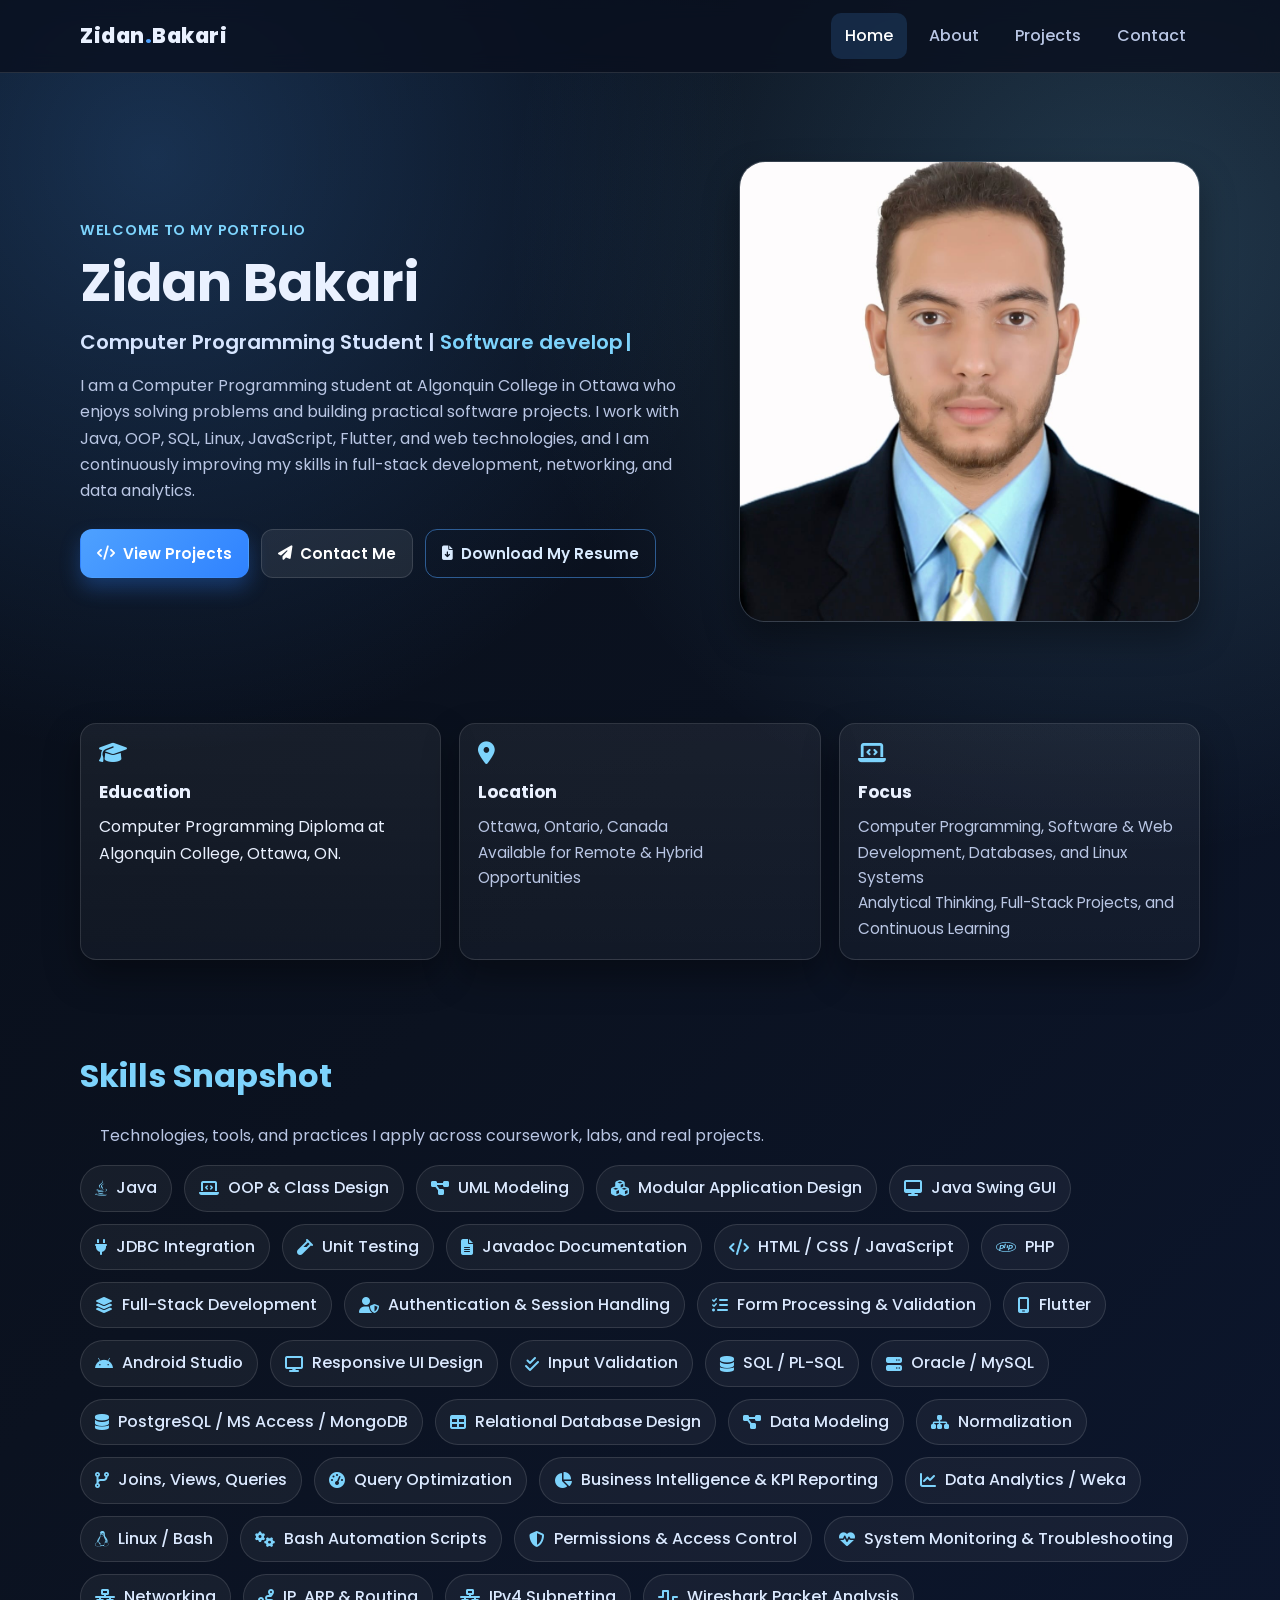
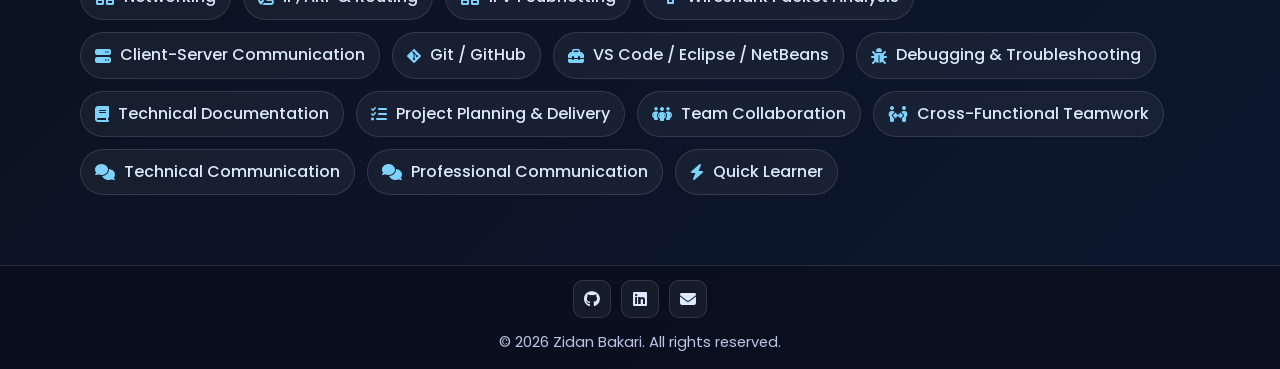
<file: zidan-portfolio/index.html>
<!DOCTYPE html>
<html lang="en">
<head>
  <meta charset="UTF-8" />
  <meta name="viewport" content="width=device-width, initial-scale=1.0" />
  <title>Zidan Bakari | Portfolio</title>
  <meta name="description" content="Zidan Bakari - Computer Programming Student portfolio website." />
  <link rel="preconnect" href="https://fonts.googleapis.com" />
  <link rel="preconnect" href="https://fonts.gstatic.com" crossorigin />
  <link href="https://fonts.googleapis.com/css2?family=Poppins:wght@300;400;500;600;700;800&display=swap" rel="stylesheet" />
  <link rel="stylesheet" href="https://cdnjs.cloudflare.com/ajax/libs/font-awesome/6.5.2/css/all.min.css" />
  <link rel="stylesheet" href="css/style.css" />
  <script defer src="js/main.js"></script>
</head>
<body class="page-home">
  <header class="site-header">
    <div class="container nav-wrap">
      <a class="logo" href="index.html">Zidan<span>.</span>Bakari</a>

      <nav>
        <ul class="nav-links">
          <li><a href="index.html">Home</a></li>
          <li><a href="about.html">About</a></li>
          <li><a href="projects.html">Projects</a></li>
          <li><a href="contact.html">Contact</a></li>
        </ul>
      </nav>

      <button class="nav-toggle" aria-label="Toggle navigation" aria-expanded="false">
        <span></span><span></span><span></span>
      </button>
    </div>
  </header>

  <main>
    <section class="section hero">
      <div class="container hero-grid">
        <div class="hero-content reveal">
          <p class="kicker">Welcome to my portfolio</p>
          <h1 class="hero-title">Zidan Bakari</h1>
          <h2 class="hero-subtitle">
            Computer Programming Student |
            <span class="typed-text" data-typed data-words='["Software developer & Full Stack developer","Java • SQL • Linux • Flutter • JavaScript • PHP","Networking & Data Analytics","Always Building & Learning"]'></span>
          </h2>
          <p class="lead">
           I am a Computer Programming student at Algonquin College in Ottawa who enjoys solving problems and building practical software projects.
           I work with Java, OOP, SQL, Linux, JavaScript, Flutter, and web technologies, and I am continuously improving my skills in full-stack development, networking, and data analytics.
          </p>

          <div class="hero-buttons">
            <a class="btn btn-primary" href="projects.html">
              <i class="fa-solid fa-code"></i> View Projects
            </a>
            <a class="btn btn-secondary" href="contact.html">
              <i class="fa-solid fa-paper-plane"></i> Contact Me
            </a>
            <a class="btn btn-ghost" href="assets/Software_Developer_Resume.pdf" download>
              <i class="fa-solid fa-file-arrow-down"></i> Download My Resume
            </a>
          </div>
        </div>

        <div class="hero-media reveal">
          <div class="profile-frame">
            <div class="profile-glow"></div>
            <img src="assets/profile.jpeg" alt="Zidan Bakari profile photo" class="profile-img" />
          </div>
        </div>
      </div>
    </section>

    <section class="section quick-facts">
      <div class="container">
        <div class="facts-grid">
          <article class="fact-card reveal">
            <i class="fa-solid fa-graduation-cap"></i>
            <h3>Education</h3>
            <a href="https://www.algonquincollege.com/" target="_blank" rel="noopener">
            Computer Programming Diploma at Algonquin College, Ottawa, ON.</a>

          </article>
          <article class="fact-card reveal">
            <i class="fa-solid fa-location-dot"></i>
            <h3>Location</h3>
             <p>Ottawa, Ontario, Canada<br>
              Available for Remote & Hybrid Opportunities</p>
          </article>

          <article class="fact-card reveal">
            <i class="fa-solid fa-laptop-code"></i>
            <h3>Focus</h3>
            <p>Computer Programming, Software & Web Development, Databases, and Linux Systems<br>
            Analytical Thinking, Full-Stack Projects, and Continuous Learning</p>
          </article>
        </div>
      </div>
    </section>

    <section class="section skills-overview">
  <div class="container reveal">
    <h2 class="section-title">Skills Snapshot</h2>
    <p class="section-text">
      Technologies, tools, and practices I apply across coursework, labs, and real projects.
    </p>
<div class="skill-icons">
  <!-- 1) Programming & Software Engineering -->
  <div class="skill-pill"><i class="fa-brands fa-java"></i><span>Java</span></div>
  <div class="skill-pill"><i class="fa-solid fa-laptop-code"></i><span>OOP & Class Design</span></div>
  <div class="skill-pill"><i class="fa-solid fa-diagram-project"></i><span>UML Modeling</span></div>
  <div class="skill-pill"><i class="fa-solid fa-cubes"></i><span>Modular Application Design</span></div>
  <div class="skill-pill"><i class="fa-solid fa-desktop"></i><span>Java Swing GUI</span></div>
  <div class="skill-pill"><i class="fa-solid fa-plug"></i><span>JDBC Integration</span></div>
  <div class="skill-pill"><i class="fa-solid fa-vial"></i><span>Unit Testing</span></div>
  <div class="skill-pill"><i class="fa-solid fa-file-lines"></i><span>Javadoc Documentation</span></div>

  <!-- 2) Web & Mobile Development -->
  <div class="skill-pill"><i class="fa-solid fa-code"></i><span>HTML / CSS / JavaScript</span></div>
  <div class="skill-pill"><i class="fa-brands fa-php"></i><span>PHP</span></div>
  <div class="skill-pill"><i class="fa-solid fa-layer-group"></i><span>Full-Stack Development</span></div>
  <div class="skill-pill"><i class="fa-solid fa-user-shield"></i><span>Authentication & Session Handling</span></div>
  <div class="skill-pill"><i class="fa-solid fa-list-check"></i><span>Form Processing & Validation</span></div>
  <div class="skill-pill"><i class="fa-solid fa-mobile-screen"></i><span>Flutter</span></div>
  <div class="skill-pill"><i class="fa-brands fa-android"></i><span>Android Studio</span></div>
  <div class="skill-pill"><i class="fa-solid fa-display"></i><span>Responsive UI Design</span></div>
  <div class="skill-pill"><i class="fa-solid fa-check-double"></i><span>Input Validation</span></div>

  <!-- 3) Databases, BI & Data Analytics -->
  <div class="skill-pill"><i class="fa-solid fa-database"></i><span>SQL / PL-SQL</span></div>
  <div class="skill-pill"><i class="fa-solid fa-server"></i><span>Oracle / MySQL</span></div>
  <div class="skill-pill"><i class="fa-solid fa-database"></i><span>PostgreSQL / MS Access / MongoDB</span></div>
  <div class="skill-pill"><i class="fa-solid fa-table"></i><span>Relational Database Design</span></div>
  <div class="skill-pill"><i class="fa-solid fa-diagram-project"></i><span>Data Modeling</span></div>
  <div class="skill-pill"><i class="fa-solid fa-sitemap"></i><span>Normalization</span></div>
  <div class="skill-pill"><i class="fa-solid fa-code-branch"></i><span>Joins, Views, Queries</span></div>
  <div class="skill-pill"><i class="fa-solid fa-gauge-high"></i><span>Query Optimization</span></div>
  <div class="skill-pill"><i class="fa-solid fa-chart-pie"></i><span>Business Intelligence & KPI Reporting</span></div>
  <div class="skill-pill"><i class="fa-solid fa-chart-line"></i><span>Data Analytics / Weka</span></div>

  <!-- 4) Linux, Scripting & Networking -->
  <div class="skill-pill"><i class="fa-brands fa-linux"></i><span>Linux / Bash</span></div>
  <div class="skill-pill"><i class="fa-solid fa-gears"></i><span>Bash Automation Scripts</span></div>
  <div class="skill-pill"><i class="fa-solid fa-shield-halved"></i><span>Permissions & Access Control</span></div>
  <div class="skill-pill"><i class="fa-solid fa-heart-pulse"></i><span>System Monitoring & Troubleshooting</span></div>
  <div class="skill-pill"><i class="fa-solid fa-network-wired"></i><span>Networking</span></div>
  <div class="skill-pill"><i class="fa-solid fa-route"></i><span>IP, ARP & Routing</span></div>
  <div class="skill-pill"><i class="fa-solid fa-network-wired"></i><span>IPv4 Subnetting</span></div>
  <div class="skill-pill"><i class="fa-solid fa-wave-square"></i><span>Wireshark Packet Analysis</span></div>
  <div class="skill-pill"><i class="fa-solid fa-server"></i><span>Client-Server Communication</span></div>

  <!-- 5) Tools & Professional Skills -->
  <div class="skill-pill"><i class="fa-brands fa-git-alt"></i><span>Git / GitHub</span></div>
  <div class="skill-pill"><i class="fa-solid fa-toolbox"></i><span>VS Code / Eclipse / NetBeans</span></div>
  <div class="skill-pill"><i class="fa-solid fa-bug"></i><span>Debugging & Troubleshooting</span></div>
  <div class="skill-pill"><i class="fa-solid fa-book"></i><span>Technical Documentation</span></div>
  <div class="skill-pill"><i class="fa-solid fa-list-check"></i><span>Project Planning & Delivery</span></div>
  <div class="skill-pill"><i class="fa-solid fa-people-group"></i><span>Team Collaboration</span></div>
  <div class="skill-pill"><i class="fa-solid fa-people-arrows"></i><span>Cross-Functional Teamwork</span></div>
  <div class="skill-pill"><i class="fa-solid fa-comments"></i><span>Technical Communication</span></div>
  <div class="skill-pill"><i class="fa-solid fa-comments"></i><span>Professional Communication</span></div>
  <div class="skill-pill"><i class="fa-solid fa-bolt"></i><span>Quick Learner</span></div>
</div>

</section>

  </main>
<footer class="site-footer">
  <div class="container footer-wrap">
    <div class="social-row">
      <a href="https://github.com/zidan4b" target="_blank" rel="noopener">
        <i class="fa-brands fa-github"></i>
      </a>
      <a href="https://linkedin.com/in/zidan-bakari-44297b307" target="_blank" rel="noopener">
        <i class="fa-brands fa-linkedin"></i>
      </a>
      <a href="mailto:zidan4bakari@gmail.com" target="_blank" rel="noopener">
        <i class="fa-solid fa-envelope"></i>
      </a>
    </div>

    <p>© <span class="year"></span> Zidan Bakari. All rights reserved.</p>
  </div>
</footer>
 <button id="backToTop" class="back-to-top" aria-label="Back to top">
    <i class="fa-solid fa-chevron-up"></i>
</body>
</html>
</file>
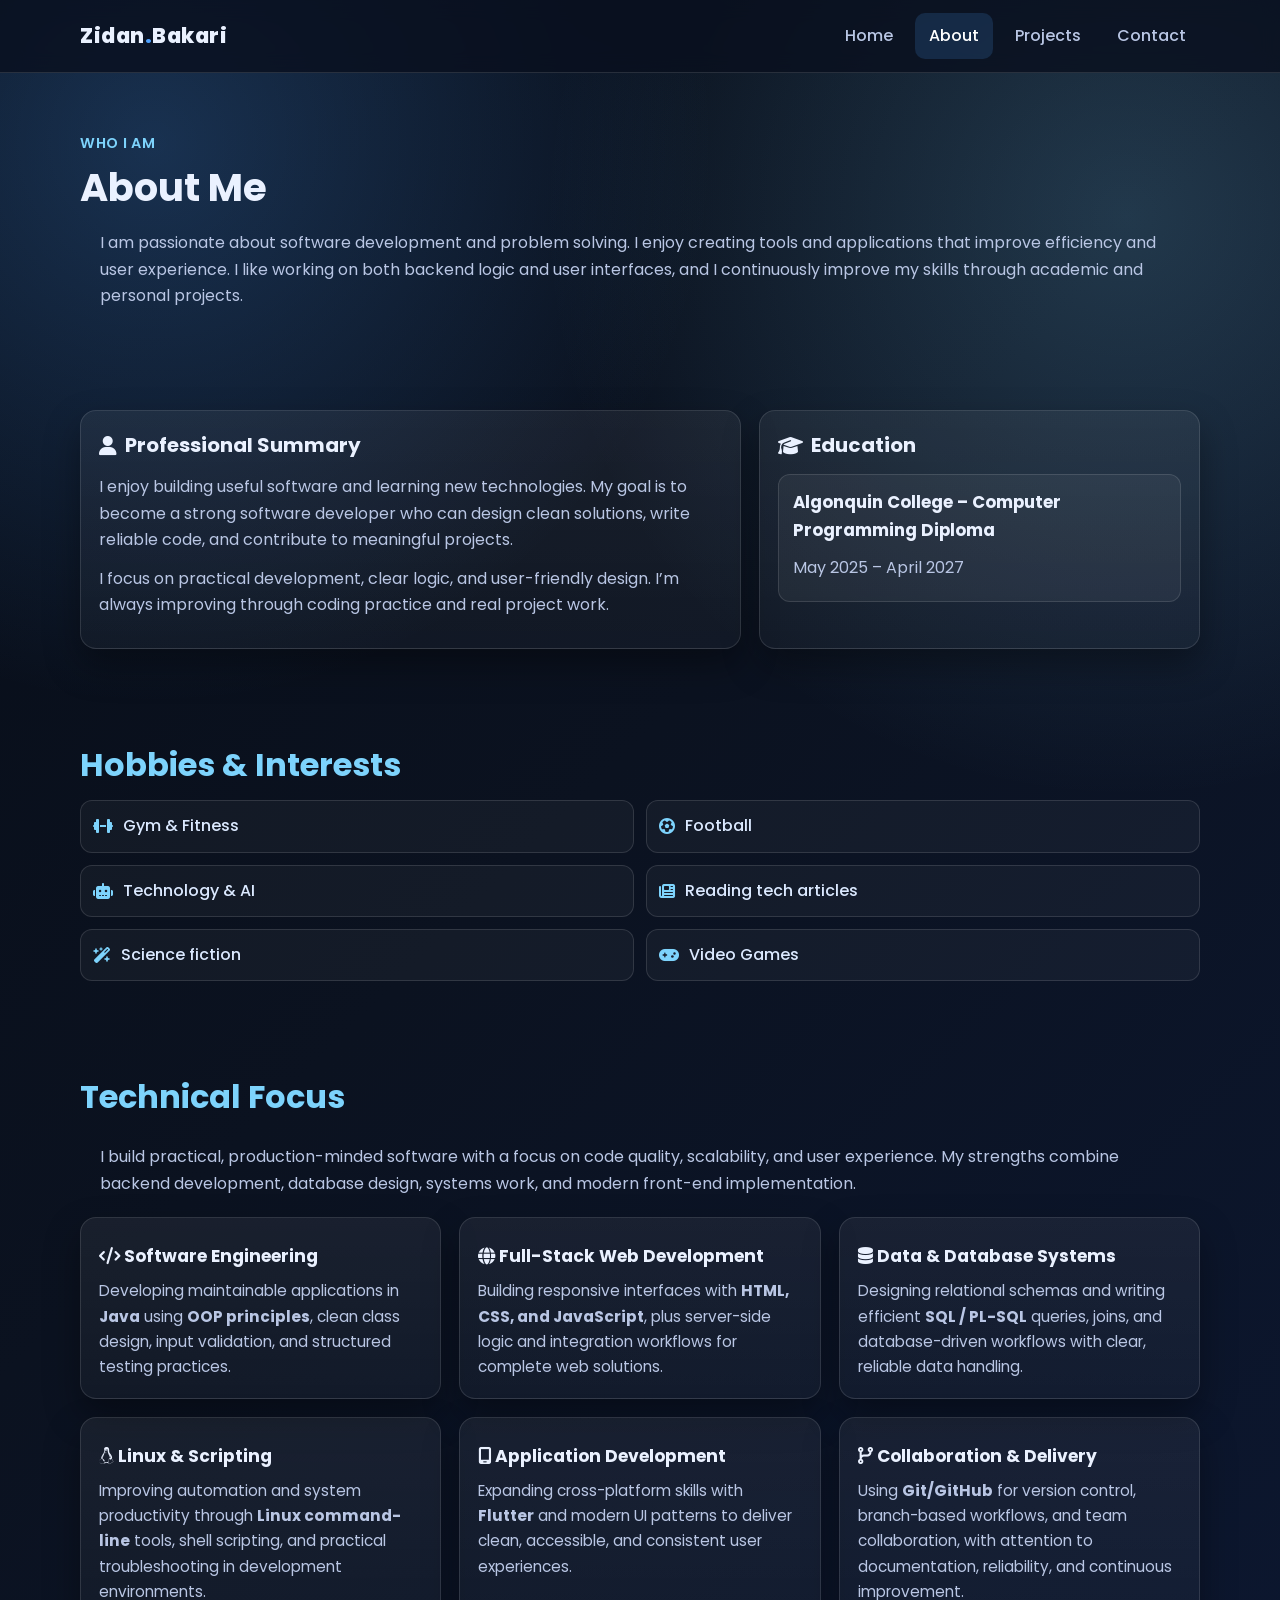
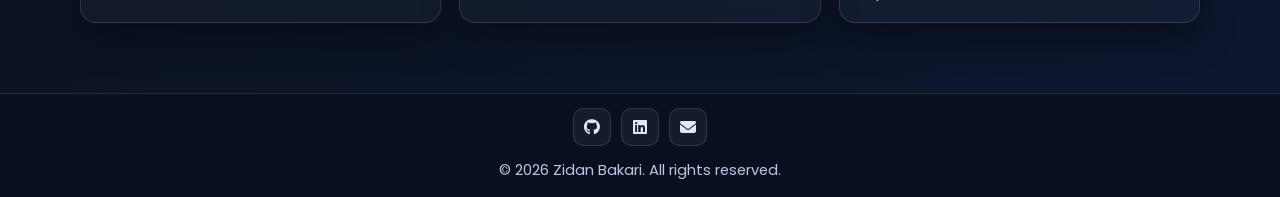
<file: zidan-portfolio/about.html>
<!DOCTYPE html>
<html lang="en">
<head>
  <meta charset="UTF-8" />
  <meta name="viewport" content="width=device-width, initial-scale=1.0" />
  <title>About | Zidan Bakari</title>
  <meta name="description" content="About Zidan Bakari - education, hobbies, and goals." />
  <link rel="preconnect" href="https://fonts.googleapis.com" />
  <link rel="preconnect" href="https://fonts.gstatic.com" crossorigin />
  <link href="https://fonts.googleapis.com/css2?family=Poppins:wght@300;400;500;600;700;800&display=swap" rel="stylesheet" />
  <link rel="stylesheet" href="https://cdnjs.cloudflare.com/ajax/libs/font-awesome/6.5.2/css/all.min.css" />
  <link rel="stylesheet" href="css/style.css" />
  <script defer src="js/main.js"></script>
</head>
<body>
 <header class="site-header">
  <div class="container nav-wrap">
    <a class="logo" href="index.html">Zidan<span>.</span>Bakari</a>

    <nav>
      <ul class="nav-links">
        <li><a href="index.html">Home</a></li>
        <li><a href="about.html">About</a></li>
        <li><a href="projects.html">Projects</a></li>
        <li><a href="contact.html">Contact</a></li>
      </ul>
    </nav>

    <button class="nav-toggle" aria-label="Toggle navigation" aria-expanded="false">
      <span></span><span></span><span></span>
    </button>
  </div>
</header>


  <main>
    <section class="section page-intro">
      <div class="container reveal">
        <p class="kicker">Who I am</p>
        <h1 class="page-title">About Me</h1>
        <p class="section-text">
          I am passionate about software development and problem solving. I enjoy creating tools and applications that improve efficiency and user experience.
          I like working on both backend logic and user interfaces, and I continuously improve my skills through academic and personal projects.
        </p>
      </div>
    </section>

    <section class="section">
      <div class="container about-grid">
        <article class="about-card reveal">
          <h2><i class="fa-solid fa-user"></i>Professional Summary</h2>
          <p>
            I enjoy building useful software and learning new technologies. My goal is to become a strong software developer who can design clean solutions,
            write reliable code, and contribute to meaningful projects.
          </p>
          <p>
            I focus on practical development, clear logic, and user-friendly design. I’m always improving through coding practice and real project work.
          </p>
        </article>

        <article class="about-card reveal">
          <h2><i class="fa-solid fa-graduation-cap"></i> Education</h2>
          <div class="edu-card">
           <h3>
  <a href="https://www.algonquincollege.com/" target="_blank" rel="noopener">
    Algonquin College – Computer Programming Diploma
  </a>
</h3>

            <p>May 2025 – April 2027</p>
          </div>
        </article>
      </div>
    </section>

    <section class="section">
      <div class="container reveal">
        <h2 class="section-title">Hobbies & Interests</h2>
        <div class="hobby-list">
          <div class="hobby-item"><i class="fa-solid fa-dumbbell"></i> Gym & Fitness</div>
          <div class="hobby-item"><i class="fa-solid fa-futbol"></i> Football</div>
          <div class="hobby-item"><i class="fa-solid fa-robot"></i> Technology & AI</div>
          <div class="hobby-item"><i class="fa-solid fa-newspaper"></i> Reading tech articles</div>
          <div class="hobby-item"><i class="fa-solid fa-wand-magic-sparkles"></i> Science fiction</div>
          <div class="hobby-item"><i class="fa-solid fa-gamepad"></i> Video Games</div> </div>
      </div>
    </section>

  <section class="section">
  <div class="container reveal">
    <h2 class="section-title">Technical Focus</h2>
    <p class="section-text">
      I build practical, production-minded software with a focus on code quality, scalability, and user experience.
      My strengths combine backend development, database design, systems work, and modern front-end implementation.
    </p>

    <div class="focus-grid">
      <div class="focus-card">
        <h3><i class="fa-solid fa-code"></i> Software Engineering</h3>
        <p>
          Developing maintainable applications in <strong>Java</strong> using <strong>OOP principles</strong>,
          clean class design, input validation, and structured testing practices.
        </p>
      </div>

      <div class="focus-card">
        <h3><i class="fa-solid fa-globe"></i> Full-Stack Web Development</h3>
        <p>
          Building responsive interfaces with <strong>HTML, CSS, and JavaScript</strong>,
          plus server-side logic and integration workflows for complete web solutions.
        </p>
      </div>

      <div class="focus-card">
        <h3><i class="fa-solid fa-database"></i> Data & Database Systems</h3>
        <p>
          Designing relational schemas and writing efficient <strong>SQL / PL-SQL</strong> queries,
          joins, and database-driven workflows with clear, reliable data handling.
        </p>
      </div>

      <div class="focus-card">
        <h3><i class="fa-brands fa-linux"></i> Linux & Scripting</h3>
        <p>
          Improving automation and system productivity through <strong>Linux command-line</strong> tools,
          shell scripting, and practical troubleshooting in development environments.
        </p>
      </div>

      <div class="focus-card">
        <h3><i class="fa-solid fa-mobile-screen"></i> Application Development</h3>
        <p>
          Expanding cross-platform skills with <strong>Flutter</strong> and modern UI patterns to deliver
          clean, accessible, and consistent user experiences.
        </p>
      </div>

      <div class="focus-card">
        <h3><i class="fa-solid fa-code-branch"></i> Collaboration & Delivery</h3>
        <p>
          Using <strong>Git/GitHub</strong> for version control, branch-based workflows, and team collaboration,
          with attention to documentation, reliability, and continuous improvement.
        </p>
      </div>
    </div>
  </div>
</section>

  </main>

 <footer class="site-footer">
  <div class="container footer-wrap">
    <div class="social-row">
      <a href="https://github.com/zidan4b" target="_blank" rel="noopener">
        <i class="fa-brands fa-github"></i>
      </a>
      <a href="https://linkedin.com/in/zidan-bakari-44297b307" target="_blank" rel="noopener">
        <i class="fa-brands fa-linkedin"></i>
      </a>
      <a href="mailto:zidan4bakari@gmail.com" target="_blank" rel="noopener">
        <i class="fa-solid fa-envelope"></i>
      </a>
    </div>

    <p>© <span class="year"></span> Zidan Bakari. All rights reserved.</p>
  </div>
</footer>
 <button id="backToTop" class="back-to-top" aria-label="Back to top">
    <i class="fa-solid fa-chevron-up"></i>
</body>
</html>
</file>
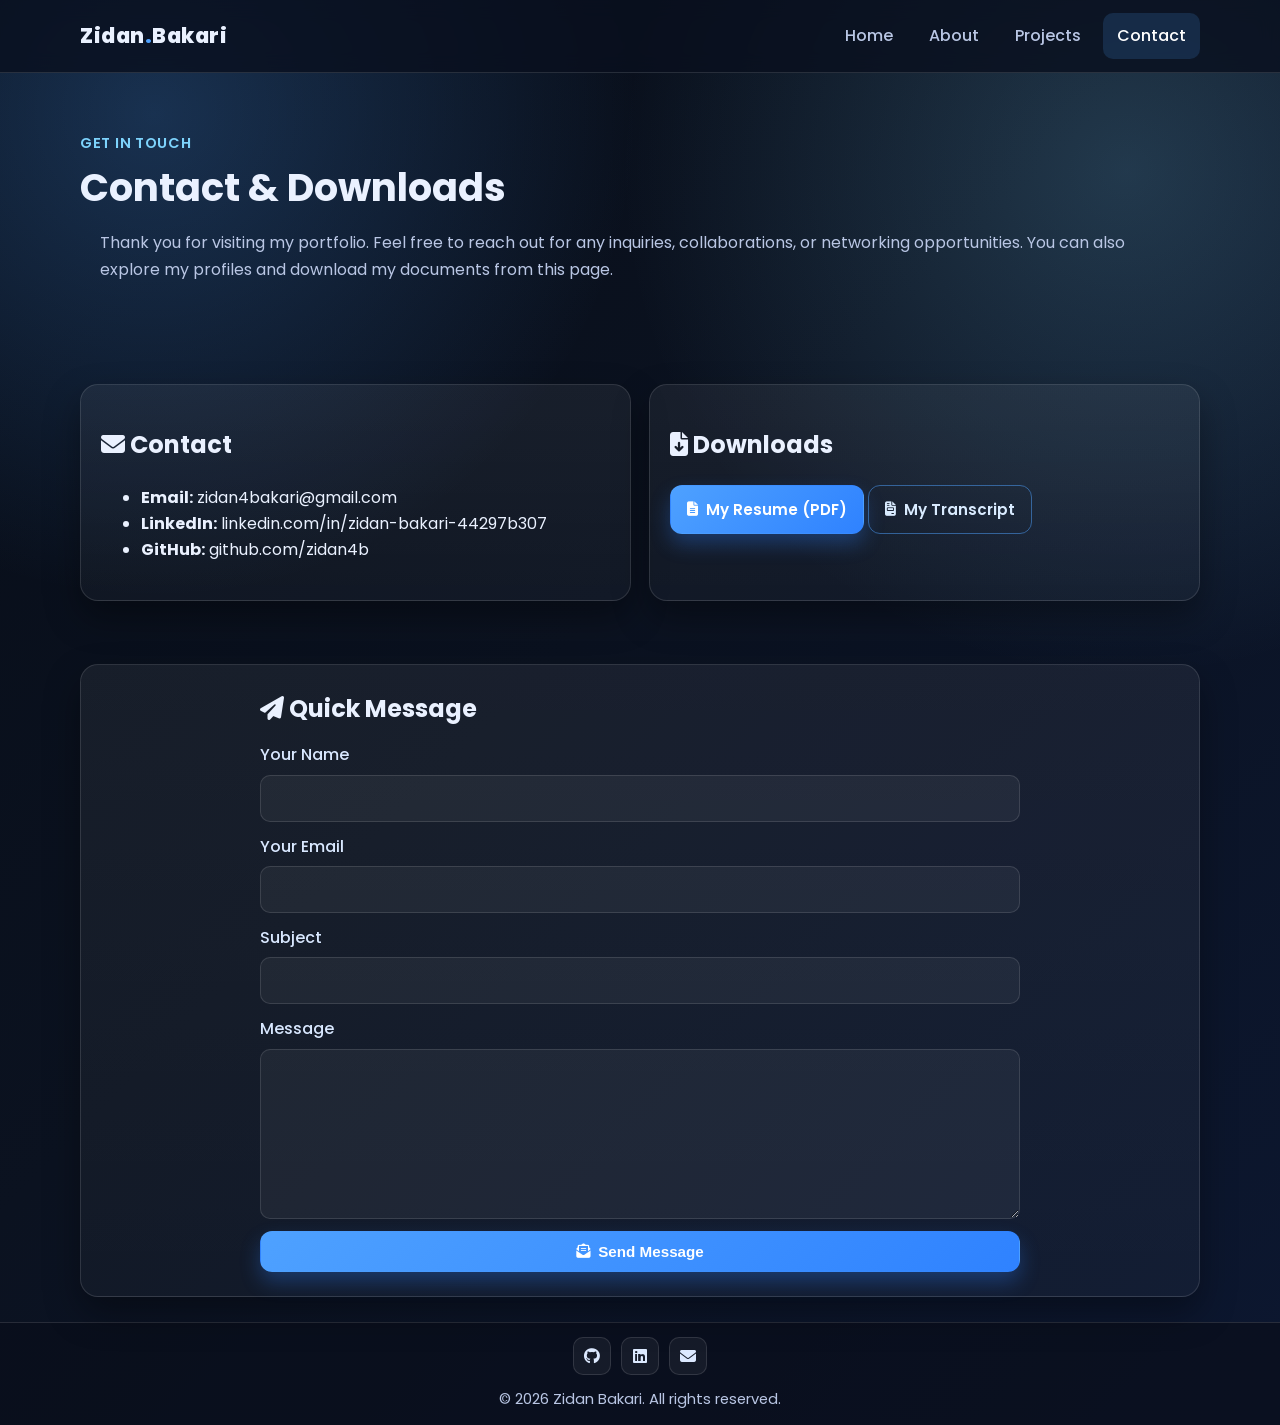
<file: zidan-portfolio/contact.html>
<!DOCTYPE html>
<html lang="en">
<head>
  <meta charset="UTF-8" />
  <meta name="viewport" content="width=device-width, initial-scale=1.0" />
  <title>Contact | Zidan Bakari</title>
  <meta name="description" content="Contact and downloads page for Zidan Bakari portfolio." />
  <link rel="preconnect" href="https://fonts.googleapis.com" />
  <link rel="preconnect" href="https://fonts.gstatic.com" crossorigin />
  <link href="https://fonts.googleapis.com/css2?family=Poppins:wght@300;400;500;600;700;800&display=swap" rel="stylesheet" />
  <link rel="stylesheet" href="https://cdnjs.cloudflare.com/ajax/libs/font-awesome/6.5.2/css/all.min.css" />
  <link rel="stylesheet" href="css/style.css" />
  <script defer src="js/main.js"></script>
</head>
<body>
 <header class="site-header">
  <div class="container nav-wrap">
    <a class="logo" href="index.html">Zidan<span>.</span>Bakari</a>

    <nav>
      <ul class="nav-links">
        <li><a href="index.html">Home</a></li>
        <li><a href="about.html">About</a></li>
        <li><a href="projects.html">Projects</a></li>
        <li><a href="contact.html">Contact</a></li>
      </ul>
    </nav>

    <button class="nav-toggle" aria-label="Toggle navigation" aria-expanded="false">
      <span></span><span></span><span></span>
    </button>
  </div>
</header>


  <main>
    <section class="section page-intro">
      <div class="container reveal">
        <p class="kicker">Get in touch</p>
        <h1 class="page-title">Contact & Downloads</h1>
        <p class="section-text"> Thank you for visiting my portfolio. Feel free to reach out for any inquiries, collaborations, or networking opportunities.
      You can also explore my profiles and download my documents from this page.</p>
      </div>
    </section>

    <section class="section">
      <div class="container contact-grid">
        <article class="contact-card reveal">
          <h2><i class="fa-solid fa-envelope"></i> Contact</h2>
          <ul class="contact-list">
            <li>
              <strong>Email:</strong>
              <a href="mailto:zidan4bakari@gmail.com">zidan4bakari@gmail.com</a>
            </li>
            <li>
              <strong>LinkedIn:</strong>
              <a href="https://linkedin.com/in/zidan-bakari-44297b307" target="_blank" rel="noopener">linkedin.com/in/zidan-bakari-44297b307</a>
            </li>
            <li>
              <strong>GitHub:</strong>
              <a href="https://github.com/zidan4b" target="_blank" rel="noopener">github.com/zidan4b</a>
            </li>
          </ul>
        </article>

        <article class="contact-card reveal">
          <h2><i class="fa-solid fa-file-arrow-down"></i> Downloads</h2>
          <div class="downloads-grid">
            <a class="btn btn-primary" href="assets/Software_Developer_Resume.pdf" download>
              <i class="fa-solid fa-file-lines"></i>My Resume (PDF)
            </a>
            
            <a class="btn btn-ghost" href="assets/Zidan's_Transcript.PDF" download>
              <i class="fa-solid fa-file-invoice"></i>My Transcript
            </a>
          </div>
        </article>
      </div>
    </section>

        <article class="contact-card reveal">
          <h2><i class="fa-solid fa-paper-plane"></i> Quick Message</h2>
          <form id="contactForm" class="contact-form">
            <div class="form-group">
              <label for="name">Your Name</label>
              <input id="name" name="name" type="text" required />
            </div>

            <div class="form-group">
              <label for="email">Your Email</label>
              <input id="email" name="email" type="email" required />
            </div>

            <div class="form-group">
              <label for="subject">Subject</label>
              <input id="subject" name="subject" type="text" />
            </div>

            <div class="form-group">
              <label for="message">Message</label>
              <textarea id="message" name="message" rows="5" required></textarea>
            </div>

            <button class="btn btn-primary" type="submit">
              <i class="fa-solid fa-envelope-open-text"></i> Send Message
            </button>
          </form>
        </article>
      </div>
    </section>
  </main>

  <footer class="site-footer">
  <div class="container footer-wrap">
    <div class="social-row">
      <a href="https://github.com/zidan4b" target="_blank" rel="noopener">
        <i class="fa-brands fa-github"></i>
      </a>
      <a href="https://linkedin.com/in/zidan-bakari-44297b307" target="_blank" rel="noopener">
        <i class="fa-brands fa-linkedin"></i>
      </a>
      <a href="mailto:zidan4bakari@gmail.com" target="_blank" rel="noopener">
        <i class="fa-solid fa-envelope"></i>
      </a>
    </div>

    <p>© <span class="year"></span> Zidan Bakari. All rights reserved.</p>
  </div>
</footer>

  <button id="backToTop" class="back-to-top" aria-label="Back to top">
    <i class="fa-solid fa-chevron-up"></i>
  </button>
</body>
</html>
</file>
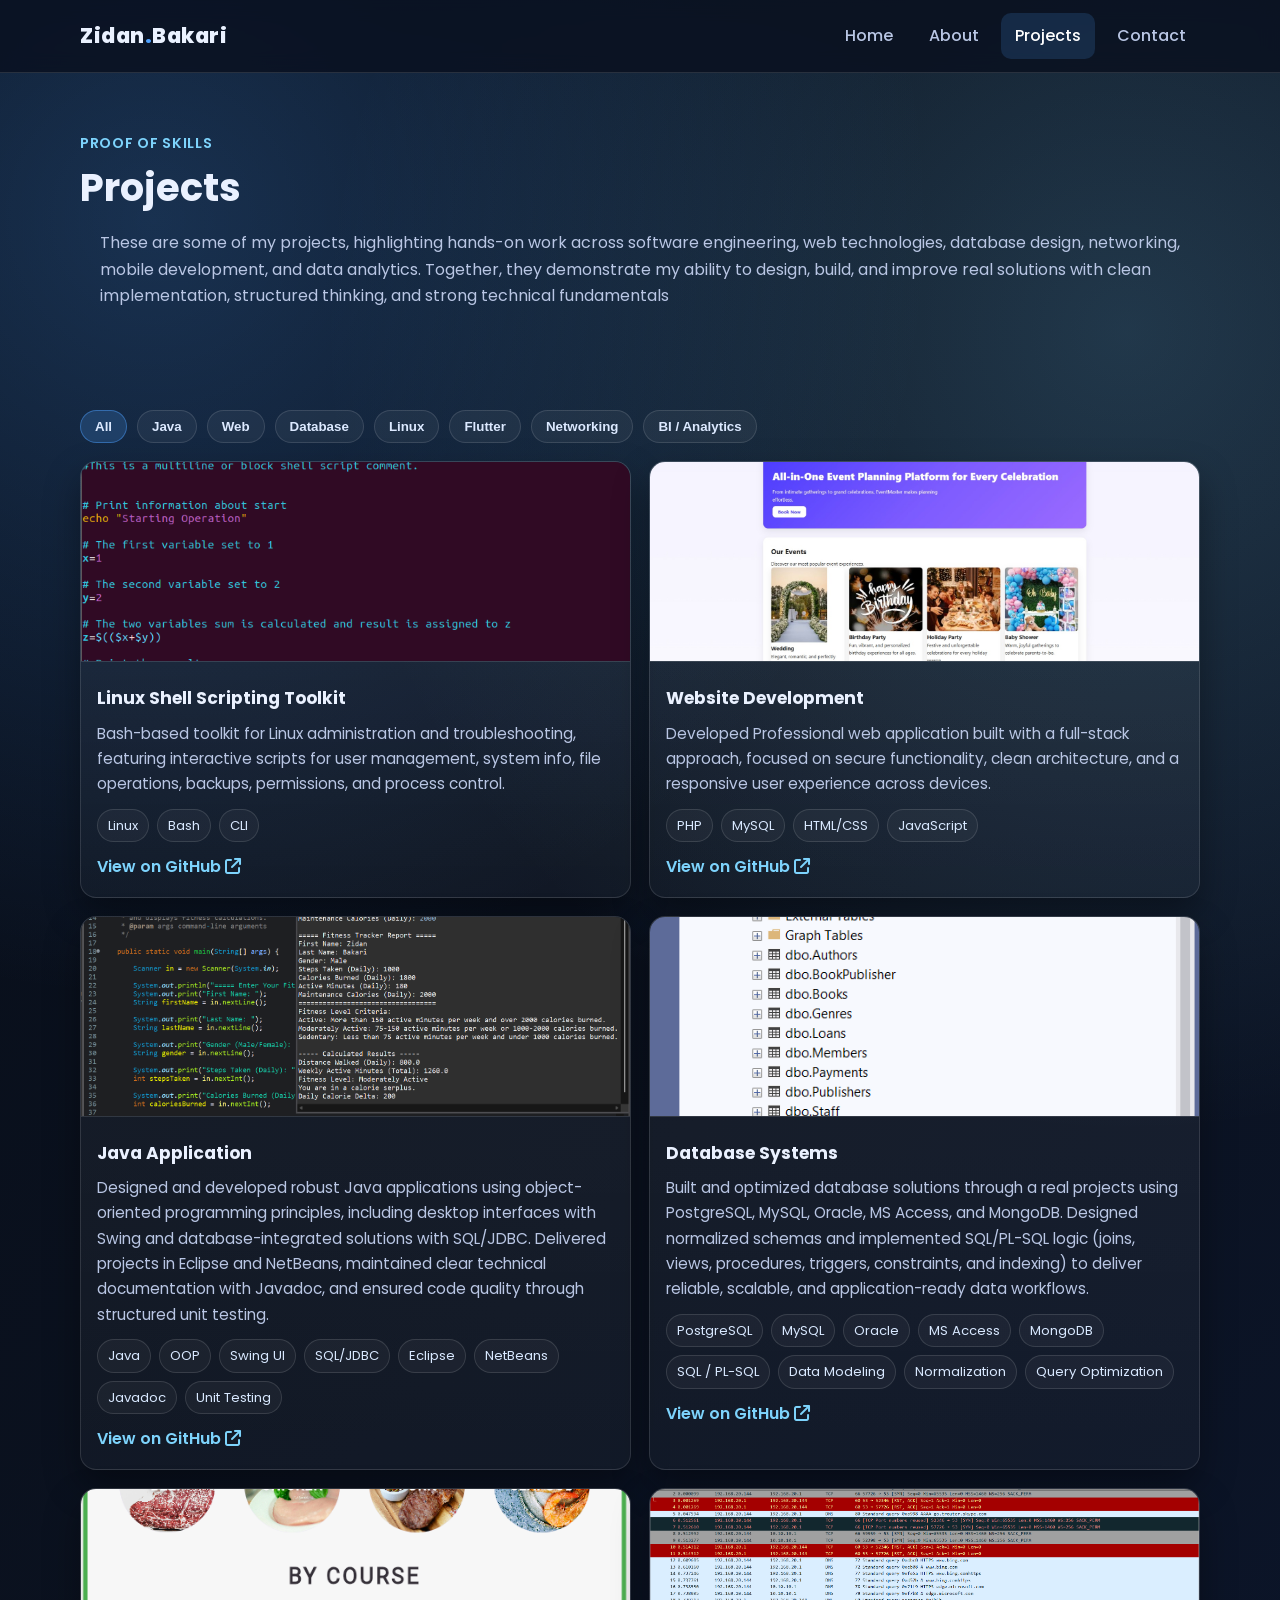
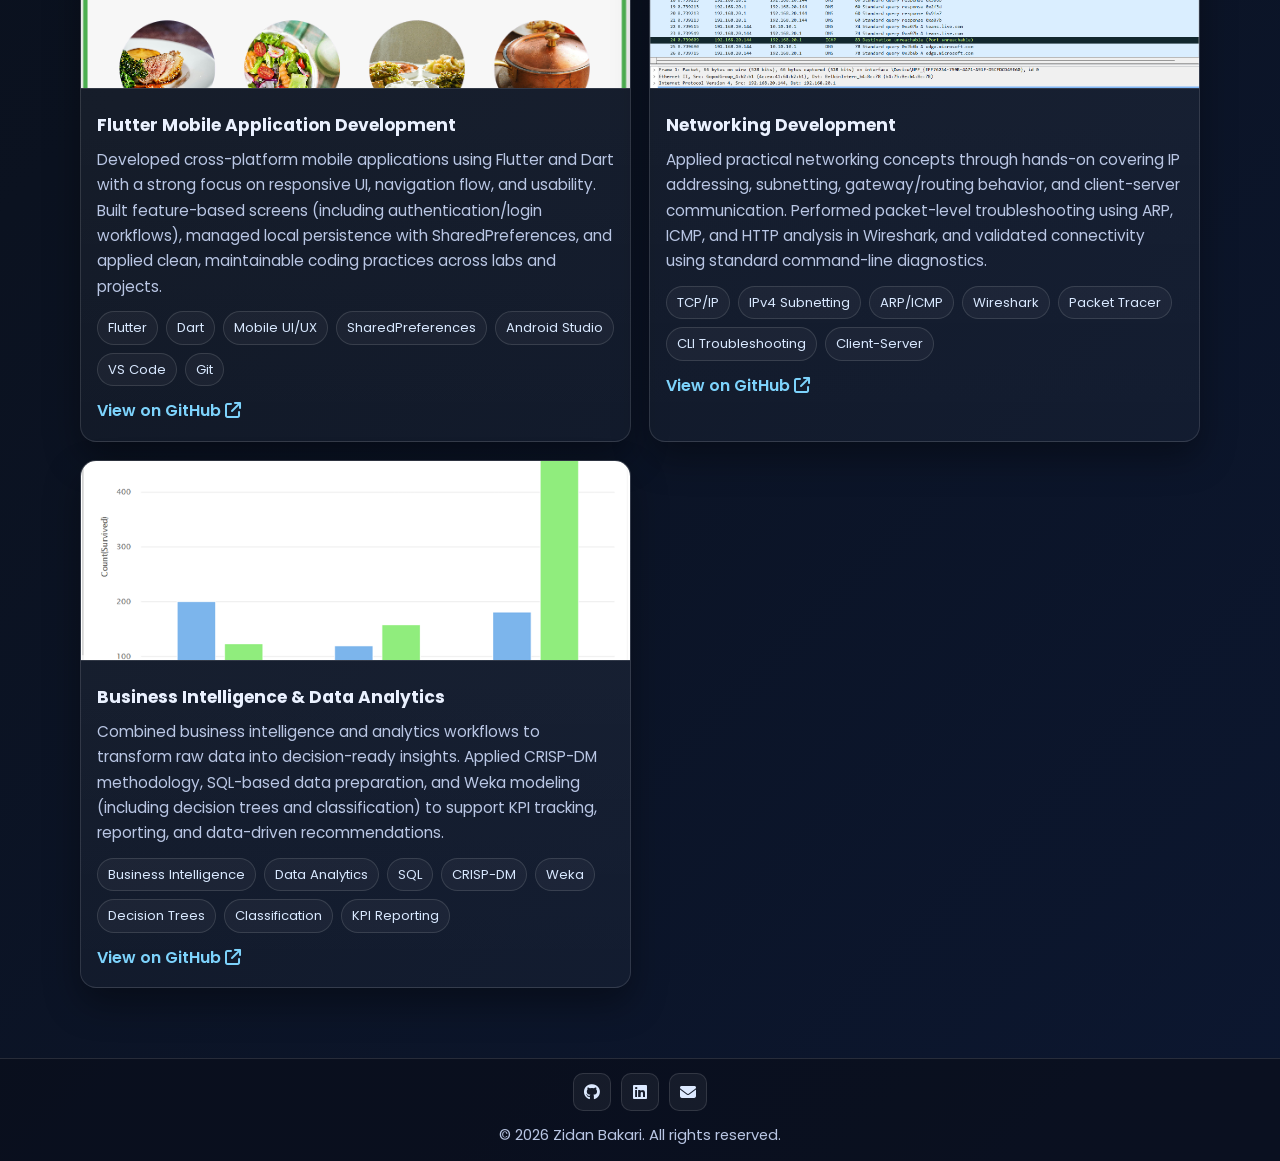
<file: zidan-portfolio/projects.html>
<!DOCTYPE html>
<html lang="en">
<head>
  <meta charset="UTF-8" />
  <meta name="viewport" content="width=device-width, initial-scale=1.0" />
  <title>Projects | Zidan Bakari</title>
  <meta name="description" content="Portfolio projects by Zidan Bakari." />
  <link rel="preconnect" href="https://fonts.googleapis.com" />
  <link rel="preconnect" href="https://fonts.gstatic.com" crossorigin />
  <link href="https://fonts.googleapis.com/css2?family=Poppins:wght@300;400;500;600;700;800&display=swap" rel="stylesheet" />
  <link rel="stylesheet" href="https://cdnjs.cloudflare.com/ajax/libs/font-awesome/6.5.2/css/all.min.css" />
  <link rel="stylesheet" href="css/style.css" />
  <script defer src="js/main.js"></script>
</head>
<body>
  <header class="site-header">
  <div class="container nav-wrap">
    <a class="logo" href="index.html">Zidan<span>.</span>Bakari</a>

    <nav>
      <ul class="nav-links">
        <li><a href="index.html">Home</a></li>
        <li><a href="about.html">About</a></li>
        <li><a href="projects.html">Projects</a></li>
        <li><a href="contact.html">Contact</a></li>
      </ul>
    </nav>

    <button class="nav-toggle" aria-label="Toggle navigation" aria-expanded="false">
      <span></span><span></span><span></span>
    </button>
  </div>
</header>


  <main>
    <section class="section page-intro">
      <div class="container reveal">
        <p class="kicker">Proof of skills</p>
        <h1 class="page-title">Projects</h1>
        <p class="section-text">
         These are some of my projects, highlighting hands-on work across
          software engineering, web technologies, database design, networking,
           mobile development, and data analytics. Together, they demonstrate
            my ability to design, build, and improve real solutions with clean
             implementation, structured thinking, and strong technical fundamentals
      </div>
    </section>

    <section class="section">
  <div class="container">
    <div class="filter-row reveal">
      <button class="filter-btn active" data-filter="all">All</button>
      <button class="filter-btn" data-filter="java">Java</button>
      <button class="filter-btn" data-filter="web">Web</button>
      <button class="filter-btn" data-filter="database">Database</button>
      <button class="filter-btn" data-filter="linux">Linux</button>
      <button class="filter-btn" data-filter="flutter">Flutter</button>
      <button class="filter-btn" data-filter="networking">Networking</button>
      <button class="filter-btn" data-filter="data-analytics">BI / Analytics</button>
    </div>

        <div class="projects-grid">
          <article class="project-card reveal" data-tags="linux bash">
            <img src="assets/projects/linux.png" alt="Linux Shell Scripting Toolkit project image" />
            <div class="project-body">
              <h3>Linux Shell Scripting Toolkit</h3>
              <p>Bash-based toolkit for Linux administration and troubleshooting, featuring interactive scripts for user management, 
                system info, file operations, backups, permissions, and process control.</p>
              <div class="tech-list">
                <span>Linux</span><span>Bash</span><span>CLI</span>
              </div>
              <a class="text-link" href="https://github.com/zidan4b" target="_blank" rel="noopener">
                View on GitHub <i class="fa-solid fa-arrow-up-right-from-square"></i>
              </a>
            </div>
          </article>

          <article class="project-card reveal" data-tags="web php">
            <img src="assets/projects/web.jpeg" alt=" website image" />
            <div class="project-body">
              <h3>Website Development</h3>
              <p> Developed Professional web application built with a full-stack approach, focused on secure functionality,
                 clean architecture, and a responsive user experience across devices.</p>
              <div class="tech-list">
                <span>PHP</span><span>MySQL</span><span>HTML/CSS</span><span>JavaScript</span>
              </div>
              <a class="text-link" href="https://github.com/zidan4b" target="_blank" rel="noopener">
                View on GitHub <i class="fa-solid fa-arrow-up-right-from-square"></i>
              </a>
            </div>
          </article>

          <article class="project-card reveal" data-tags="java">
            <img src="assets/projects/java.png" alt="Java projet image"/>
            <div class="project-body">
              <h3>Java Application</h3>
              <p>
               Designed and developed robust Java applications using object-oriented programming principles, 
               including desktop interfaces with Swing and database-integrated solutions with SQL/JDBC. 
               Delivered projects in Eclipse and NetBeans, maintained clear technical documentation with Javadoc,
                and ensured code quality through structured unit testing.
               </p>
<div class="tech-list">
  <span>Java</span><span>OOP</span><span>Swing UI</span><span>SQL/JDBC</span><span>Eclipse</span><span>NetBeans</span><span>Javadoc</span><span>Unit Testing</span>
</div>
              <a class="text-link" href="https://github.com/zidan4b" target="_blank" rel="noopener">
                View on GitHub <i class="fa-solid fa-arrow-up-right-from-square"></i>
              </a>
            </div>
          </article>

          <article class="project-card reveal" data-tags="database sql">
            <img src="assets/projects/database.png" alt="Database Management System project image" />
            <div class="project-body">
             <h3>Database Systems</h3>
              <p>
                Built and optimized database solutions through a real projects using PostgreSQL,
                 MySQL, Oracle, MS Access, and MongoDB. Designed normalized schemas and implemented SQL/PL-SQL logic 
                 (joins, views, procedures, triggers, constraints, and indexing) to deliver reliable, scalable, 
                 and application-ready data workflows.
                  </p>
</p>
<div class="tech-list">
  <span>PostgreSQL</span><span>MySQL</span><span>Oracle</span><span>MS Access</span><span>MongoDB</span>
  <span>SQL / PL-SQL</span><span>Data Modeling</span><span>Normalization</span><span>Query Optimization</span>
</div>

              <a class="text-link" href="https://github.com/zidan4b" target="_blank" rel="noopener">
                View on GitHub <i class="fa-solid fa-arrow-up-right-from-square"></i>
              </a>
            </div>
          </article>
          <!-- Flutter -->
<article class="project-card reveal" data-tags="flutter mobile ui">
  <img src="assets/projects/flutter.png" alt="Flutter project image" />
  <div class="project-body">
    <h3>Flutter Mobile Application Development</h3>
    <p>
      Developed cross-platform mobile applications using Flutter and Dart with a strong focus on responsive UI,
      navigation flow, and usability. Built feature-based screens (including authentication/login workflows),
      managed local persistence with SharedPreferences, and applied clean, maintainable coding practices across labs and projects.
    </p>
    <div class="tech-list">
      <span>Flutter</span><span>Dart</span><span>Mobile UI/UX</span><span>SharedPreferences</span>
      <span>Android Studio</span><span>VS Code</span><span>Git</span>
    </div>
    <a class="text-link" href="https://github.com/zidan4b" target="_blank" rel="noopener">
      View on GitHub <i class="fa-solid fa-arrow-up-right-from-square"></i>
    </a>
  </div>
</article>

<!-- Networking -->
<article class="project-card reveal" data-tags="networking tcp-ip linux">
  <img src="assets/projects/networking.png" alt="networking project image" />
  <div class="project-body">
    <h3>Networking Development</h3>
    <p>
      Applied practical networking concepts through hands-on covering IP addressing, subnetting, gateway/routing behavior,
      and client-server communication. Performed packet-level troubleshooting using ARP, ICMP, and HTTP analysis in Wireshark,
      and validated connectivity using standard command-line diagnostics.
    </p>
    <div class="tech-list">
      <span>TCP/IP</span><span>IPv4 Subnetting</span><span>ARP/ICMP</span><span>Wireshark</span>
      <span>Packet Tracer</span><span>CLI Troubleshooting</span><span>Client-Server</span>
    </div>
    <a class="text-link" href="https://github.com/zidan4b" target="_blank" rel="noopener">
      View on GitHub <i class="fa-solid fa-arrow-up-right-from-square"></i>
    </a>
  </div>
</article>

<article class="project-card reveal" data-tags="data-analytics business-intelligence sql weka">
  <img src="assets/projects/BI&DA.png" alt="Business Intelligence and Data Analytics project image" />
  <div class="project-body">
    <h3>Business Intelligence & Data Analytics</h3>
    <p>
      Combined business intelligence and analytics workflows to transform raw data into decision-ready insights.
      Applied CRISP-DM methodology, SQL-based data preparation, and Weka modeling (including decision trees and classification)
      to support KPI tracking, reporting, and data-driven recommendations.
    </p>
    <div class="tech-list">
      <span>Business Intelligence</span><span>Data Analytics</span><span>SQL</span><span>CRISP-DM</span>
      <span>Weka</span><span>Decision Trees</span><span>Classification</span><span>KPI Reporting</span>
    </div>
    <a class="text-link" href="https://github.com/zidan4b" target="_blank" rel="noopener">
      View on GitHub <i class="fa-solid fa-arrow-up-right-from-square"></i>
    </a>
  </div>
</article>


        </div>
      </div>
    </section>
  </main>

  <footer class="site-footer">
  <div class="container footer-wrap">
    <div class="social-row">
      <a href="https://github.com/zidan4b" target="_blank" rel="noopener">
        <i class="fa-brands fa-github"></i>
      </a>
      <a href="https://linkedin.com/in/zidan-bakari-44297b307" target="_blank" rel="noopener">
        <i class="fa-brands fa-linkedin"></i>
      </a>
      <a href="mailto:zidan4bakari@gmail.com" target="_blank" rel="noopener">
        <i class="fa-solid fa-envelope"></i>
      </a>
    </div>

    <p>© <span class="year"></span> Zidan Bakari. All rights reserved.</p>
  </div>
</footer>

  <button id="backToTop" class="back-to-top" aria-label="Back to top">
    <i class="fa-solid fa-chevron-up"></i>
  </button>
</body>
</html>
</file>
<file: zidan-portfolio/css/style.css>
:root {
  --bg: #0b1220;
  --bg-soft: #101a2e;
  --surface: #15233f;
  --surface-2: #1a2c4f;
  --text: #eaf1ff;
  --muted: #b9c6e4;
  --primary: #4ea1ff;
  --primary-strong: #2f82ff;
  --accent: #7dd3fc;
  --border: rgba(255, 255, 255, 0.12);
  --shadow: 0 16px 35px rgba(0, 0, 0, 0.35);
  --radius: 16px;
  --radius-sm: 12px;
  --container: 1120px;
}

*,
*::before,
*::after {
  box-sizing: border-box;
}

html {
  scroll-behavior: smooth;
}

body {
  margin: 0;
  font-family: "Poppins", sans-serif;
  color: var(--text);
  background:
    radial-gradient(circle at 12% 8%, rgba(78, 161, 255, 0.24), transparent 28%),
    radial-gradient(circle at 88% 12%, rgba(125, 211, 252, 0.2), transparent 30%),
    linear-gradient(135deg, #070d18 0%, #0b1220 45%, #0c1730 100%);
  line-height: 1.65;
  min-height: 100vh;
}

img {
  mix-width:100%;
  display:block;
}

a {
  color: inherit;
  text-decoration: none;
}

.container {
  width: min(var(--container), 92%);
  margin: 0 auto;
}

/* ===== Header / Nav ===== */
.site-header {
  position: sticky;
  top: 0;
  z-index: 1200;
  background: rgba(9, 15, 30, 0.8);
  backdrop-filter: blur(10px);
  border-bottom: 1px solid var(--border);
}

.nav-wrap {
  min-height: 72px;
  display: flex;
  align-items: center;
  justify-content: space-between;
  gap: 20px;
}

.logo {
  font-size: 1.3rem;
  font-weight: 800;
  letter-spacing: 0.5px;
}

.logo span {
  color: var(--primary);
}

.nav-links {
  list-style: none;
  display: flex;
  align-items: center;
  gap: 8px;
  margin: 0;
  padding: 0;
}

.nav-links a {
  color: var(--muted);
  padding: 10px 14px;
  border-radius: 10px;
  transition: 0.25s ease;
  font-weight: 500;
  display: inline-block;
}

.nav-links a:hover,
.nav-links a.active {
  color: #fff;
  background: rgba(78, 161, 255, 0.16);
}

.nav-toggle {
  display: none;
  border: none;
  background: transparent;
  cursor: pointer;
  width: 42px;
  height: 42px;
  padding: 0;
}

.nav-toggle span {
  display: block;
  height: 3px;
  width: 24px;
  margin: 4px auto;
  background: #dce8ff;
  border-radius: 10px;
  transition: 0.25s;
}

/* ===== Sections ===== */
.section {
  padding: 45px 0;
}

.page-intro {
  padding-bottom: 36px;
}

.kicker {
  display: inline-block;
  margin-bottom: 10px;
  font-size: 0.9rem;
  font-weight: 600;
  letter-spacing: 0.7px;
  text-transform: uppercase;
  color: var(--accent);
}

.page-title,
.hero-title {
  margin: 0;
  line-height: 1.15;
}

.page-title {
  font-size: clamp(1.8rem, 4vw, 2.4rem);
  margin-bottom: 12px;
}

.section-title {
  margin: 0 0 8px;
  font-size: clamp(1.4rem, 2.8vw, 2rem);
  color: var(--accent);
}

.section-text {
 color: var(--muted);
  margin: 20px;;
}

/* ===== Hero ===== */
.hero {
  padding-top: 88px;
  padding-bottom: 56px;
}

.hero-grid {
  display: grid;
  grid-template-columns: 1.15fr 0.85fr;
  gap: 36px;
  align-items: center;
}

.hero-title {
  font-size: clamp(2rem, 5vw, 3.3rem);
  margin-bottom: 12px;
}

.hero-subtitle {
  margin: 0 0 14px;
  font-size: clamp(1rem, 2.4vw, 1.25rem);
  color: #d6e5ff;
  font-weight: 600;
}

.typed-text {
  color: var(--accent);
  position: relative;
}

.typed-text::after {
  content: "|";
  margin-left: 2px;
  animation: blink 0.9s infinite;
  color: var(--accent);
}

@keyframes blink {
  0%, 49% { opacity: 1; }
  50%, 100% { opacity: 0; }
}

.lead {
  color: var(--muted);
  max-width: 68ch;
  margin: 0 0 24px;
}

.hero-buttons {
  display: flex;
  flex-wrap: wrap;
  gap: 12px;
}

.btn {
  border: 1px solid transparent;
  border-radius: 12px;
  padding: 11px 16px;
  font-size: 0.95rem;
  font-weight: 600;
  display: inline-flex;
  align-items: center;
  gap: 8px;
  transition: 0.25s ease;
  cursor: pointer;
}

.btn i {
  font-size: 0.95em;
}

.btn-primary {
  background: linear-gradient(135deg, var(--primary), var(--primary-strong));
  color: #fff;
  box-shadow: 0 10px 20px rgba(47, 130, 255, 0.3);
}

.btn-primary:hover {
  transform: translateY(-2px);
  box-shadow: 0 16px 25px rgba(47, 130, 255, 0.42);
}

.btn-secondary {
  background: rgba(255, 255, 255, 0.08);
  border-color: var(--border);
  color: #fff;
}

.btn-secondary:hover {
  background: rgba(255, 255, 255, 0.15);
  transform: translateY(-2px);
}

.btn-ghost {
  background: transparent;
  border-color: rgba(78, 161, 255, 0.5);
  color: #d9ebff;
}

.btn-ghost:hover {
  background: rgba(78, 161, 255, 0.15);
  transform: translateY(-2px);
}

.profile-frame {
  position: relative;
  border-radius: 26px;
  border: 1px solid var(--border);
  background: linear-gradient(160deg, rgba(255, 255, 255, 0.06), rgba(255, 255, 255, 0.02));
  box-shadow: var(--shadow);
  overflow: hidden;
  isolation: isolate;
}

.profile-glow {
  position: absolute;
  width: 260px;
  height: 260px;
  background: radial-gradient(circle, rgba(78, 161, 255, 0.55), transparent 65%);
  top: -80px;
  right: -50px;
  z-index: 1;
  pointer-events: none;
}

.profile-img {
  position: relative;
  z-index: 2;
  width: 100%;
  aspect-ratio: 1 / 1;
  object-fit: cover;
}

/* ===== Cards / grids ===== */
.facts-grid,
.focus-grid,
.projects-grid,
.contact-grid,
.languages-form-grid {
  display: grid;
  gap: 18px;
}

.facts-grid {
  grid-template-columns: repeat(3, minmax(0, 1fr));
}

.fact-card,
.about-card,
.focus-card,
.project-card,
.contact-card {
  background: linear-gradient(180deg, rgba(255, 255, 255, 0.06), rgba(255, 255, 255, 0.03));
  border: 1px solid var(--border);
  border-radius: var(--radius);
  padding: 18px;
  box-shadow: var(--shadow);
}

.fact-card i {
  font-size: 1.4rem;
  color: var(--accent);
  margin-bottom: 8px;
}

.fact-card h3,
.focus-card h3,
.project-card h3 {
  margin: 6px 0 8px;
  font-size: 1.07rem;
}

.fact-card p,
.focus-card p,
.project-card p {
  margin: 0;
  color: var(--muted);
  font-size: 0.96rem;
}

/* ===== Skills ===== */
.skills-overview .section-text {
  margin-bottom: 16px;
}

.skill-icons {
  display: flex;
  flex-wrap: wrap;
  gap: 12px;
}

.skill-pill {
  border: 1px solid var(--border);
  background: rgba(255, 255, 255, 0.05);
  border-radius: 999px;
  padding: 9px 14px;
  display: inline-flex;
  align-items: center;
  gap: 9px;
  color: #dbe9ff;
  font-weight: 500;
  transition: 0.22s;
}

.skill-pill:hover {
  transform: translateY(-2px);
  background: rgba(78, 161, 255, 0.15);
}

.skill-pill i {
  color: var(--accent);
}

/* ===== About ===== */
.about-grid {
  display: grid;
  gap: 18px;
  grid-template-columns: 1.2fr 0.8fr;
}

.about-card h2 {
  margin-top: 0;
  margin-bottom: 12px;
  font-size: 1.25rem;
  display: flex;
  align-items: center;
  gap: 8px;
}

.about-card p {
  margin: 0 0 12px;
  color: var(--muted);
}

.edu-card {
  border: 1px solid var(--border);
  border-radius: var(--radius-sm);
  padding: 14px;
  background: rgba(255, 255, 255, 0.05);
}

.edu-card h3 {
  margin: 0 0 10px;
  font-size: 1.05rem;
}

.edu-card p {
  margin: 0 0 6px;
}

.hobby-list {
  display: grid;
  gap: 12px;
  grid-template-columns: repeat(2, minmax(0, 1fr));
}

.hobby-item {
  border: 1px solid var(--border);
  border-radius: 12px;
  padding: 12px;
  color: #dbe9ff;
  display: flex;
  align-items: center;
  gap: 10px;
  background: rgba(255, 255, 255, 0.04);
  font-weight: 500;
}

.hobby-item i {
  color: var(--accent);
}

.focus-grid {
  grid-template-columns: repeat(3, minmax(0, 1fr));
}

/* ===== Projects ===== */
.filter-row {
  display: flex;
  flex-wrap: wrap;
  gap: 10px;
  margin-bottom: 18px;
}

.filter-btn {
  border: 1px solid var(--border);
  background: rgba(255, 255, 255, 0.05);
  color: #dce9ff;
  border-radius: 999px;
  padding: 8px 14px;
  cursor: pointer;
  font-weight: 600;
  transition: 0.2s;
}

.filter-btn:hover,
.filter-btn.active {
  background: rgba(78, 161, 255, 0.2);
  border-color: rgba(78, 161, 255, 0.45);
}

.projects-grid {
  grid-template-columns: repeat(2, minmax(0, 1fr));
}

.project-card {
  overflow: hidden;
  padding: 0;
}

.project-card img {
  width: 100%;
  height: 200px;
  object-fit: cover;
  border-bottom: 1px solid var(--border);
}

.project-body {
  padding: 16px;
}

.project-body p {
  margin-bottom: 12px;
}

.tech-list {
  display: flex;
  flex-wrap: wrap;
  gap: 8px;
  margin-bottom: 12px;
}

.tech-list span {
  border: 1px solid var(--border);
  border-radius: 999px;
  padding: 5px 10px;
  font-size: 0.82rem;
  color: #d8e8ff;
  background: rgba(255, 255, 255, 0.04);
}

.text-link {
  color: var(--accent);
  font-weight: 600;
}

.text-link:hover {
  text-decoration: underline;
}

.project-card.hidden {
  display: none;
}

/* ===== CONTACT OVERRIDE (HTML unchanged) ===== */

/* Top 2 cards */
.contact-grid {
  display: grid;
  gap: 18px;
  grid-template-columns: repeat(2, minmax(0, 1fr));
  align-items: stretch;
}

.contact-grid > .contact-card {
  height: 100%;
}

/* Better card look */
.contact-card {
  border-radius: 18px;
  padding: 20px;
  background: linear-gradient(180deg, rgba(255,255,255,0.06), rgba(255,255,255,0.03));
  border: 1px solid var(--border);
  box-shadow: var(--shadow);
}

/* ---------- Quick Message fix ----------
   Your Quick Message card is outside container in HTML.
   These rules center it and make it professional without HTML edits.
*/

/* modern browsers */
.contact-card:has(#contactForm) {
  width: min(var(--container), 92%);
  margin: 18px auto 0;
  padding: 24px;
  display: grid;
  justify-items: center;
}

/* fallback selector for current structure */
main > article.contact-card.reveal {
  width: min(var(--container), 92%);
  margin: 18px auto 0;
  padding: 24px;
}

/* keep heading + form in one centered column */
.contact-card:has(#contactForm) h2,
.contact-card:has(#contactForm) .contact-form,
main > article.contact-card.reveal > h2,
main > article.contact-card.reveal > .contact-form {
  width: min(100%, 760px);
  margin-left: auto;
  margin-right: auto;
}

.contact-card:has(#contactForm) h2,
main > article.contact-card.reveal > h2 {
  margin-top: 0;
  margin-bottom: 14px;
}

/* Form polish */
.contact-form {
  display: grid;
  gap: 12px;
  width: min(100%, 760px);
  margin: 0 auto;
}

.form-group {
  display: grid;
  gap: 6px;
}

.form-group label {
  font-weight: 500;
  color: #d9e8ff;
}

.form-group input,
.form-group textarea {
  width: 100%;
  border: 1px solid var(--border);
  background: rgba(255, 255, 255, 0.05);
  color: #eef4ff;
  border-radius: 10px;
  padding: 11px 12px;
  font-family: inherit;
  font-size: 0.95rem;
  transition: border-color 0.2s ease, box-shadow 0.2s ease, background 0.2s ease;
}

.form-group input::placeholder,
.form-group textarea::placeholder {
  color: #aebddb;
}

.form-group textarea {
  min-height: 170px;
  resize: vertical;
}

.form-group input:focus,
.form-group textarea:focus {
  outline: none;
  border-color: rgba(78, 161, 255, 0.75);
  box-shadow: 0 0 0 3px rgba(78, 161, 255, 0.22);
  background: rgba(255, 255, 255, 0.07);
}

/* Full-width CTA button in Quick Message */
.contact-form .btn,
#contactForm .btn {
  width: 100%;
  justify-content: center;
}


/* ===== Footer ===== */
.site-footer {
  margin-top: 25px;
  border-top: 1px solid var(--border);
  background: rgba(9, 14, 26, 0.7);
}

.footer-wrap {
  min-height: 78px;
  display: flex;
  flex-direction: column;   /* stack vertically */
  align-items: center;      /* center everything */
  justify-content: center;
  gap: 12px;
  text-align: center;       /* center text */
  padding: 14px 0;
}

.footer-wrap p {
  margin: 0;
  color: var(--muted);
  font-size: 0.92rem;
}

.social-row {
  display: flex;
  gap: 10px;
}

.social-row a {
  width: 38px;
  height: 38px;
  border-radius: 10px;
  border: 1px solid var(--border);
  display: grid;
  place-items: center;
  color: #dce9ff;
  background: rgba(255, 255, 255, 0.05);
  transition: 0.22s;
}

.social-row a:hover {
  transform: translateY(-2px);
  background: rgba(78, 161, 255, 0.2);
}


/* ===== Back to top ===== */
.back-to-top {
  position: fixed;
  right: 16px;
  bottom: 16px;
  width: 42px;
  height: 42px;
  border: 1px solid var(--border);
  border-radius: 11px;
  color: #fff;
  background: rgba(47, 130, 255, 0.9);
  cursor: pointer;
  display: grid;
  place-items: center;
  box-shadow: var(--shadow);
  opacity: 0;
  pointer-events: none;
  transform: translateY(10px);
  transition: 0.25s;
  z-index: 1300;
}

.back-to-top.show {
  opacity: 1;
  pointer-events: auto;
  transform: translateY(0);
}

/* ===== Animations ===== */
.reveal {
  opacity: 0;
  transform: translateY(16px);
  transition: opacity 0.55s ease, transform 0.55s ease;
}

.reveal.show {
  opacity: 1;
  transform: translateY(0);
}

/* ===== Responsive ===== */
@media (max-width: 980px) {
  .hero-grid,
  .about-grid,
  .contact-grid,
  .languages-form-grid {
    grid-template-columns: 1fr;
  }

  .projects-grid {
    grid-template-columns: 1fr;
  }

  .facts-grid,
  .focus-grid {
    grid-template-columns: repeat(2, minmax(0, 1fr));
  }
}

@media (max-width: 760px) {
  .nav-toggle {
    display: inline-block;
  }

  .nav-links {
    position: absolute;
    right: 4%;
    top: 74px;
    width: min(300px, 92%);
    flex-direction: column;
    align-items: stretch;
    gap: 2px;
    border: 1px solid var(--border);
    border-radius: 14px;
    padding: 8px;
    background: rgba(8, 14, 27, 0.96);
    box-shadow: var(--shadow);
    opacity: 0;
    pointer-events: none;
    transform: translateY(-8px);
    transition: 0.22s ease;
  }

  .nav-links.open {
    opacity: 1;
    pointer-events: auto;
    transform: translateY(0);
  }

  .nav-links a {
    display: block;
    width: 100%;
  }

  .hero {
    padding-top: 62px;
  }

  .facts-grid,
  .hobby-list,
  .focus-grid {
    grid-template-columns: 1fr;
  }

  .hero-buttons {
    flex-direction: column;
    align-items: stretch;
  }

  .btn {
    justify-content: center;
  }
}
</file>
